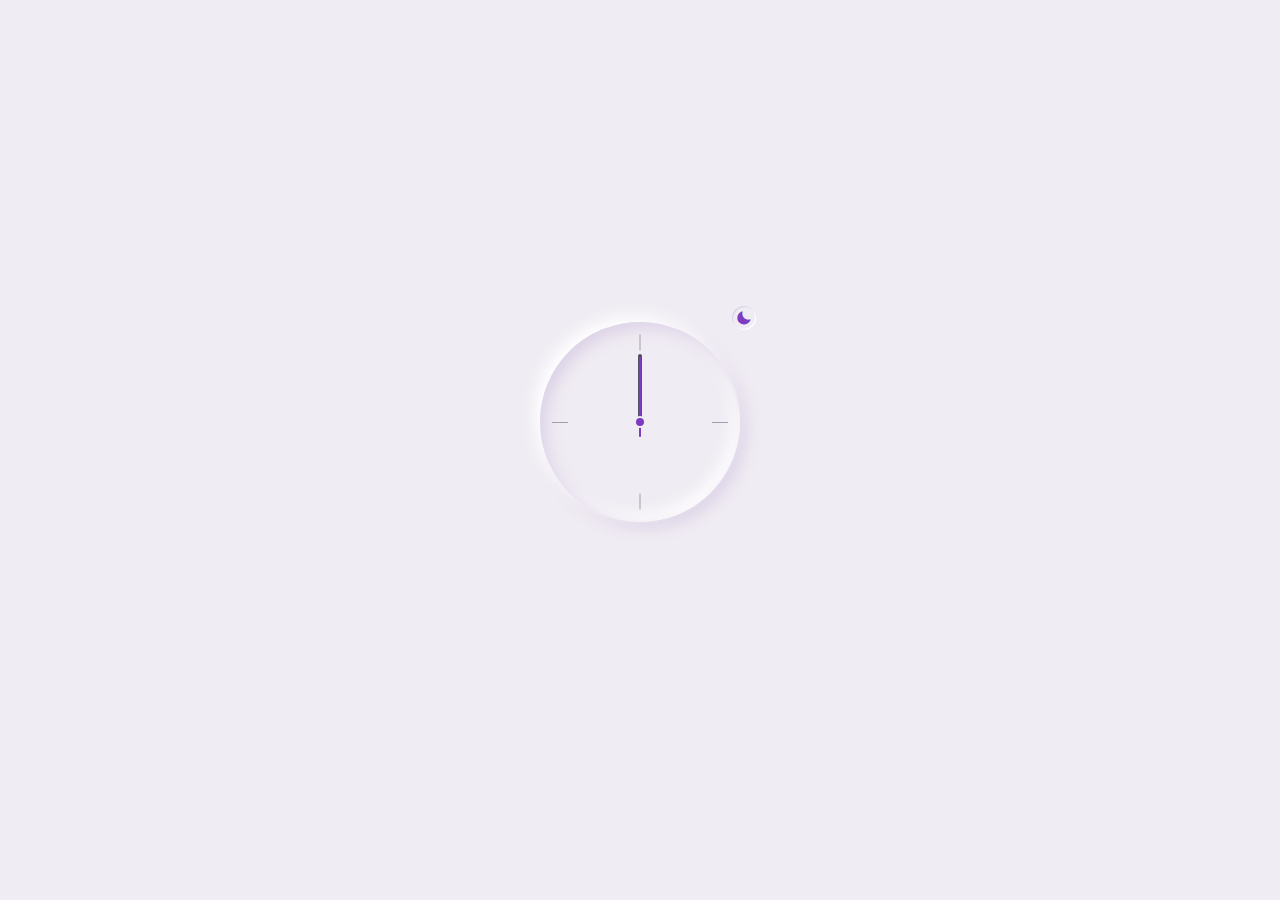
<file: index.html>
<!DOCTYPE html>
<html lang="en">
  <head>
    <meta charset="UTF-8" />
    <meta name="viewport" content="width=device-width, initial-scale=1.0" />
    <link
      rel="stylesheet"
      href="https://cdn.jsdelivr.net/npm/boxicons@latest/css/boxicons.min.css"
    />
    <link rel="stylesheet" href="style.css" />
    <title> Clock</title>
  </head>
  <body>
    <section class="clock container">
      <div class="clock__container grid">
        <div class="clock__content grid">
          <div class="clock__circle">
            <span class="clock__twelve"></span>
            <span class="clock__three"></span>
            <span class="clock__six"></span>
            <span class="clock__nine"></span>

            <div class="clock__rounder"></div>
            <div class="clock__hour" id="clock-hour"></div>
            <div class="clock__minutes" id="clock-minutes"></div>
            <div class="clock__seconds" id="clock-seconds"></div>

            <!-- Dark/light Theme Button -->
            <div class="clock__theme">
              <i class="bx bxs-moon" id="theme-button"></i>
            </div>
          </div>

          <div>
            <div class="clock__text">
              <div class="clock__text-hour" id="text-hour"></div>
              <div class="clock__text-minutes" id="text-minutes"></div>
              <div class="clock__text-ampm" id="text-ampm"></div>
            </div>

            <!-- Date(Day-Month-Year) -->
            <div class="clock__date">
              <span id="date-day"></span>
              <span id="date-month"></span>
              <span id="date-year"></span>
            </div>
          </div>
        </div>
      </div>
    </section>
    <script>
        const hour = document.querySelector("#clock-hour"),
  minutes = document.querySelector("#clock-minutes"),
  seconds = document.querySelector("#clock-seconds");

const clock = () => {
  let date = new Date();

  let hh = date.getHours() * 30,
    mm = date.getMinutes() * 6,
    ss = date.getSeconds() * 6;

  // Rotation of the elements(hr,mins and secs)
  hour.style.transform = `rotateZ(${hh + mm / 12}deg)`;
  minutes.style.transform = `rotateZ(${mm}deg)`;
  seconds.style.transform = `rotateZ(${ss}deg)`;
};
setInterval(clock, 1000); // 1000 = 1s

/*==================== CLOCK & DATE TEXT ====================*/
const textHour = document.querySelector("#text-hour"),
  textMinutes = document.querySelector("#text-minutes"),
  textAmPm = document.querySelector("#text-ampm"),
  //   dateWeek = document.querySelector('date-day-week'),
  dateDay = document.querySelector("#date-day"),
  dateMonth = document.querySelector("#date-month"),
  dateYear = document.querySelector("#date-year");

const clockText = () => {
  let date = new Date();

  let hh = date.getHours(),
    ampm,
    mm = date.getMinutes(),
    day = date.getDate(),
    // dayweek = date.getDay(),
    month = date.getMonth(),
    year = date.getFullYear();

  // We change the hours from 24 to 12 hours and establish whether it is AM or PM
  if (hh >= 12) {
    hh = hh - 12;
    ampm = "PM";
  } else {
    ampm = "AM";
  }

  // We detect when it's 0 AM and transform to 12 AM
  if (hh == 0) {
    hh = 12;
  }

  // Show a zero before hours
  if (hh < 10) {
    hh = `0${hh}`;
  }

  // Show time
  textHour.innerHTML = `${hh}:`;

  // Show a zero before the minutes
  if (mm < 10) {
    mm = `0${mm}`;
  }

  // Show minutes
  textMinutes.innerHTML = mm;

  // Show am or pm
  textAmPm.innerHTML = ampm;

  // To show the name of the day of the week; that is
  // let week = ['Sun', 'Mon', 'Tues', 'Wed', 'Thurs', 'Fri', 'Sat']

  // We get the months of the year and show it
  let months = [
    "Jan",
    "Feb",
    "Mar",
    "Apr",
    "May",
    "Jun",
    "Jul",
    "Aug",
    "Sep",
    "Oct",
    "Nov",
    "Dec",
  ];

  // To show the day, the month and the year
  dateDay.innerHTML = day;
  // dateWeek.innerHTML = `${week[dayweek]}`
  dateMonth.innerHTML = `${months[month]},`;
  dateYear.innerHTML = year;
};
setInterval(clockText, 1000); // 1000 = 1s

/*==================== DARK/LIGHT THEME ====================*/
const themeButton = document.querySelector("#theme-button");
const darkTheme = "dark-theme";
const iconTheme = "bxs-sun";

// Previously selected topic (if user selected)
const selectedTheme = localStorage.getItem("selected-theme");
const selectedIcon = localStorage.getItem("selected-icon");

// We obtain the current theme that the interface has by validating the dark-theme class
const getCurrentTheme = () =>
  document.body.classList.contains(darkTheme) ? "dark" : "light";
const getCurrentIcon = () =>
  themeButton.classList.contains(iconTheme) ? "bxs-moon" : "bxs-sun";

// We validate if the user previously chose a topic
if (selectedTheme) {
  // If the validation is fulfilled, we ask what the issue was to know if we activated or deactivated the dark
  document.body.classList[selectedTheme === "dark" ? "add" : "remove"](
    darkTheme
  );
  themeButton.classList[selectedIcon === "bxs-moon" ? "add" : "remove"](
    iconTheme
  );
}

// Activate / deactivate the theme manually with the button
themeButton.addEventListener("click", () => {
  // Add or remove the dark / icon theme
  document.body.classList.toggle(darkTheme);
  themeButton.classList.toggle(iconTheme);
  // We save the theme and the current icon that the user chose
  localStorage.setItem("selected-theme", getCurrentTheme());
  localStorage.setItem("selected-icon", getCurrentIcon());
});
    </script>
  </body>
</html>
</file>
<file: style.css>
@import url("https://fonts.googleapis.com/css2?family=Poppins:wght@400;500&display=swap");

:root {
  --hue-color: 270;
  --first-color: hsl(var(--hue-color), 53%, 49%);
  --title-color: hsl(var(--hue-color), 53%, 15%);
  --text-color: hsl(var(--hue-color), 12%, 35%);
  --text-color-light: hsl(var(--hue-color), 12%, 65%);
  --white-color: #fff;
  --body-color: hsl(var(--hue-color), 24%, 94%);

  /*========== Font and typography ==========*/
  --body-font: "Poppins", sans-serif;
  --biggest-font-size: 3rem;
  --small-font-size: 0.813rem;
  --smaller-font-size: 0.75rem;
  --tiny-font-size: 0.625rem;

  /*========== Font weight ==========*/
  --font-medium: 500;

  /*========== Margin Bottom ==========*/
  --mb-0-25: 0.25rem;
  --mb-1: 1rem;
  --mb-1-5: 1.5rem;
  --mb-2-5: 2.5rem;

  /*========== z index ==========*/
  --z-normal: 1;
  --z-tooltip: 10;
}

@media screen and (min-width: 968px) {
  :root {
    --biggest-font-size: 3.5rem;
    --small-font-size: 0.875rem;
    --smaller-font-size: 0.813rem;
    --tiny-font-size: 0.75rem;
  }
}

/*========== Dark theme ==========*/
body.dark-theme {
  --title-color: hsl(var(--hue-color), 12%, 95%);
  --text-color: hsl(var(--hue-color), 12%, 75%);
  --body-color: hsl(var(--hue-color), 10%, 16%);
}

/*========== Button Theme- Dark/Light ==========*/
.clock__theme {
  position: absolute;
  top: -1rem;
  right: -1rem;
  display: flex;
  padding: 0.25rem;
  border-radius: 50%;
  box-shadow: inset -1px -1px 1px hsla(var(--hue-color), 0%, 100%, 1),
    inset 1px 1px 1px hsla(var(--hue-color), 30%, 86%, 1);
  color: var(--first-color);
  cursor: pointer;
  transition: 0.4s;
}

/*========== Box shadow Dark theme ==========*/
.dark-theme .clock__circle {
  box-shadow: 6px 6px 16px hsla(var(--hue-color), 8%, 12%, 1),
    -6px -6px 16px hsla(var(--hue-color), 8%, 20%, 1),
    inset -6px -6px 16px hsla(var(--hue-color), 8%, 20%, 1),
    inset 6px 6px 12px hsla(var(--hue-color), 8%, 12%, 1);
}

.dark-theme .clock__theme {
  box-shadow: inset -1px -1px 1px hsla(var(--hue-color), 8%, 20%, 1),
    inset 1px 1px 1px hsla(var(--hue-color), 8%, 12%, 1);
}

/*=============== BASE ===============*/
* {
  box-sizing: border-box;
  padding: 0;
  margin: 0;
}

body {
  margin: 0;
  font-family: var(--body-font);
  background-color: var(--body-color);
  color: var(--text-color);
  transition: 0.4s;
}

.container {
  max-width: 968px;
  margin-left: var(--mb-1);
  margin-right: var(--mb-1);
}

.grid {
  display: grid;
}

/*=============== CLOCK ===============*/
.clock__container {
  height: 100vh;
  grid-template-rows: 1fr max-content;
}

.clock__circle {
  position: relative;
  width: 200px;
  height: 200px;
  box-shadow: -6px -6px 16px var(--white-color),
    6px 6px 16px hsla(var(--hue-color), 30%, 86%, 1),
    inset 6px 6px 16px hsla(var(--hue-color), 30%, 86%, 1),
    inset -6px -6px 16px var(--white-color);
  border-radius: 50%;
  justify-self: center;
  display: flex;
  justify-content: center;
  align-items: center;
  transition: 0.4s;
}

.clock__content {
  align-self: center;
  row-gap: 3.5rem;
}

.clock__twelve,
.clock__three,
.clock__six,
.clock__nine {
  position: absolute;
  width: 1rem;
  height: 1px;
  background-color: var(--text-color-light);
}

.clock__twelve,
.clock__six {
  transform: translateX(-50%) rotate(90deg);
}

.clock__twelve {
  top: 1.25rem;
  left: 50%;
}

.clock__three {
  top: 50%;
  right: 0.75rem;
}

.clock__six {
  bottom: 1.25rem;
  left: 50%;
}

.clock__nine {
  left: 0.75rem;
  top: 50%;
}

.clock__rounder {
  width: 0.75rem;
  height: 0.75rem;
  background-color: var(--first-color);
  border-radius: 50%;
  border: 2px solid var(--body-color);
  z-index: var(--z-tooltip);
}

.clock__hour,
.clock__minutes,
.clock__seconds {
  position: absolute;
  display: flex;
  justify-content: center;
}

.clock__hour {
  width: 105px;
  height: 105px;
}

.clock__hour::before {
  content: "";
  position: absolute;
  background-color: var(--text-color);
  width: 0.25rem;
  height: 3rem;
  border-radius: 0.75rem;
  z-index: var(--z-normal);
}

.clock__minutes {
  width: 136px;
  height: 136px;
}

.clock__minutes::before {
  content: "";
  position: absolute;
  background-color: var(--text-color);
  width: 0.25rem;
  height: 4rem;
  border-radius: 0.75rem;
  z-index: var(--z-normal);
}

.clock__seconds {
  width: 130px;
  height: 130px;
}

.clock__seconds::before {
  content: "";
  position: absolute;
  background-color: var(--first-color);
  width: 0.125rem;
  height: 5rem;
  border-radius: 0.75rem;
  z-index: var(--z-normal);
}

.clock__logo {
  width: max-content;
  justify-self: center;
  margin-bottom: var(--mb-2-5);
  font-size: var(--smaller-font-size);
  font-weight: var(--font-medium);
  color: var(--text-color-light);
  transition: 0.3s;
}

.clock__logo:hover {
  color: var(--first-color);
}

.clock__text {
  display: flex;
  justify-content: center;
}

.clock__text-hour,
.clock__text-minutes {
  font-size: var(--biggest-font-size);
  font-weight: var(--font-medium);
  color: var(--title-color);
}

.clock__text-ampm {
  font-size: var(--tiny-font-size);
  color: var(--title-color);
  font-weight: var(--font-medium);
  margin-left: var(--mb-0-25);
}

.clock__date {
  text-align: center;
  font-size: var(--small-font-size);
  font-weight: var(--font-medium);
}

/*=============== Media Queries ===============*/
@media screen and (min-width: 968px) {
  .container {
    margin-left: auto;
    margin-right: auto;
  }
  .clock__logo {
    margin-bottom: 3rem;
  }
}
</file>
